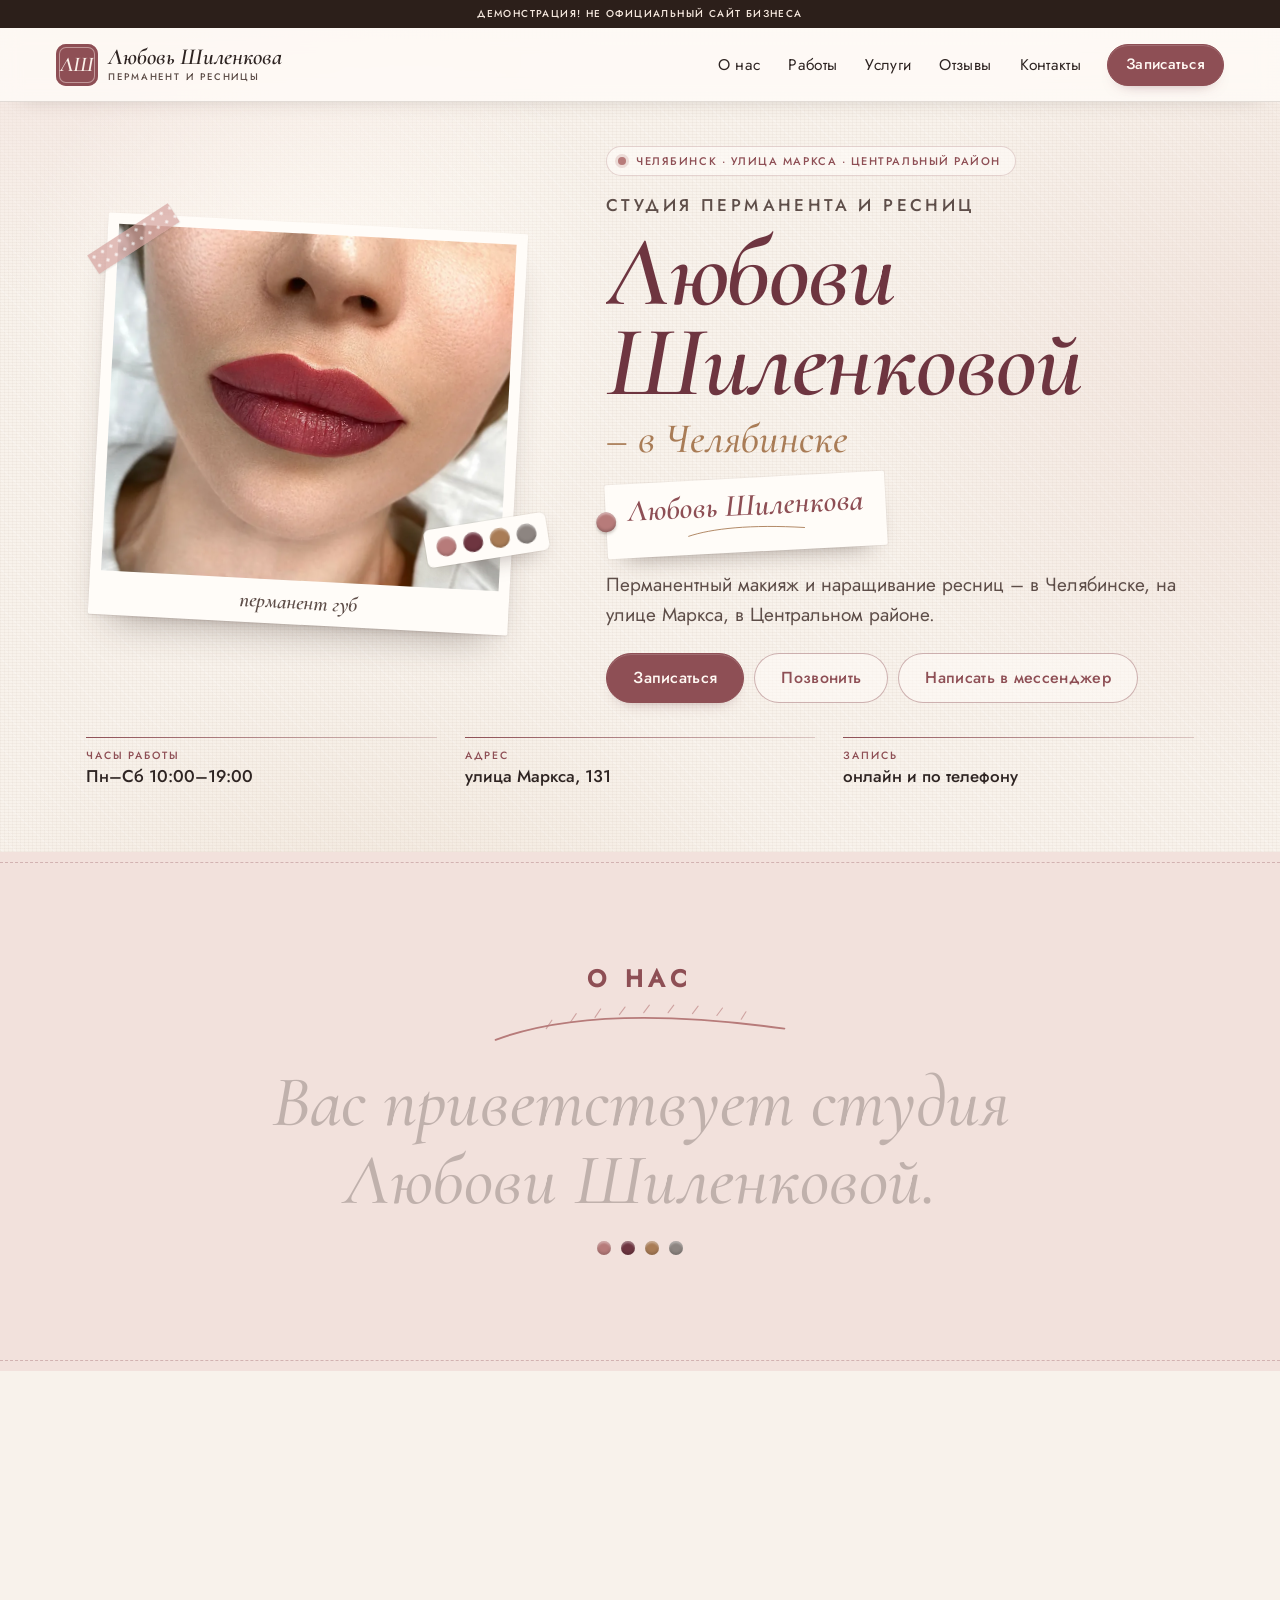
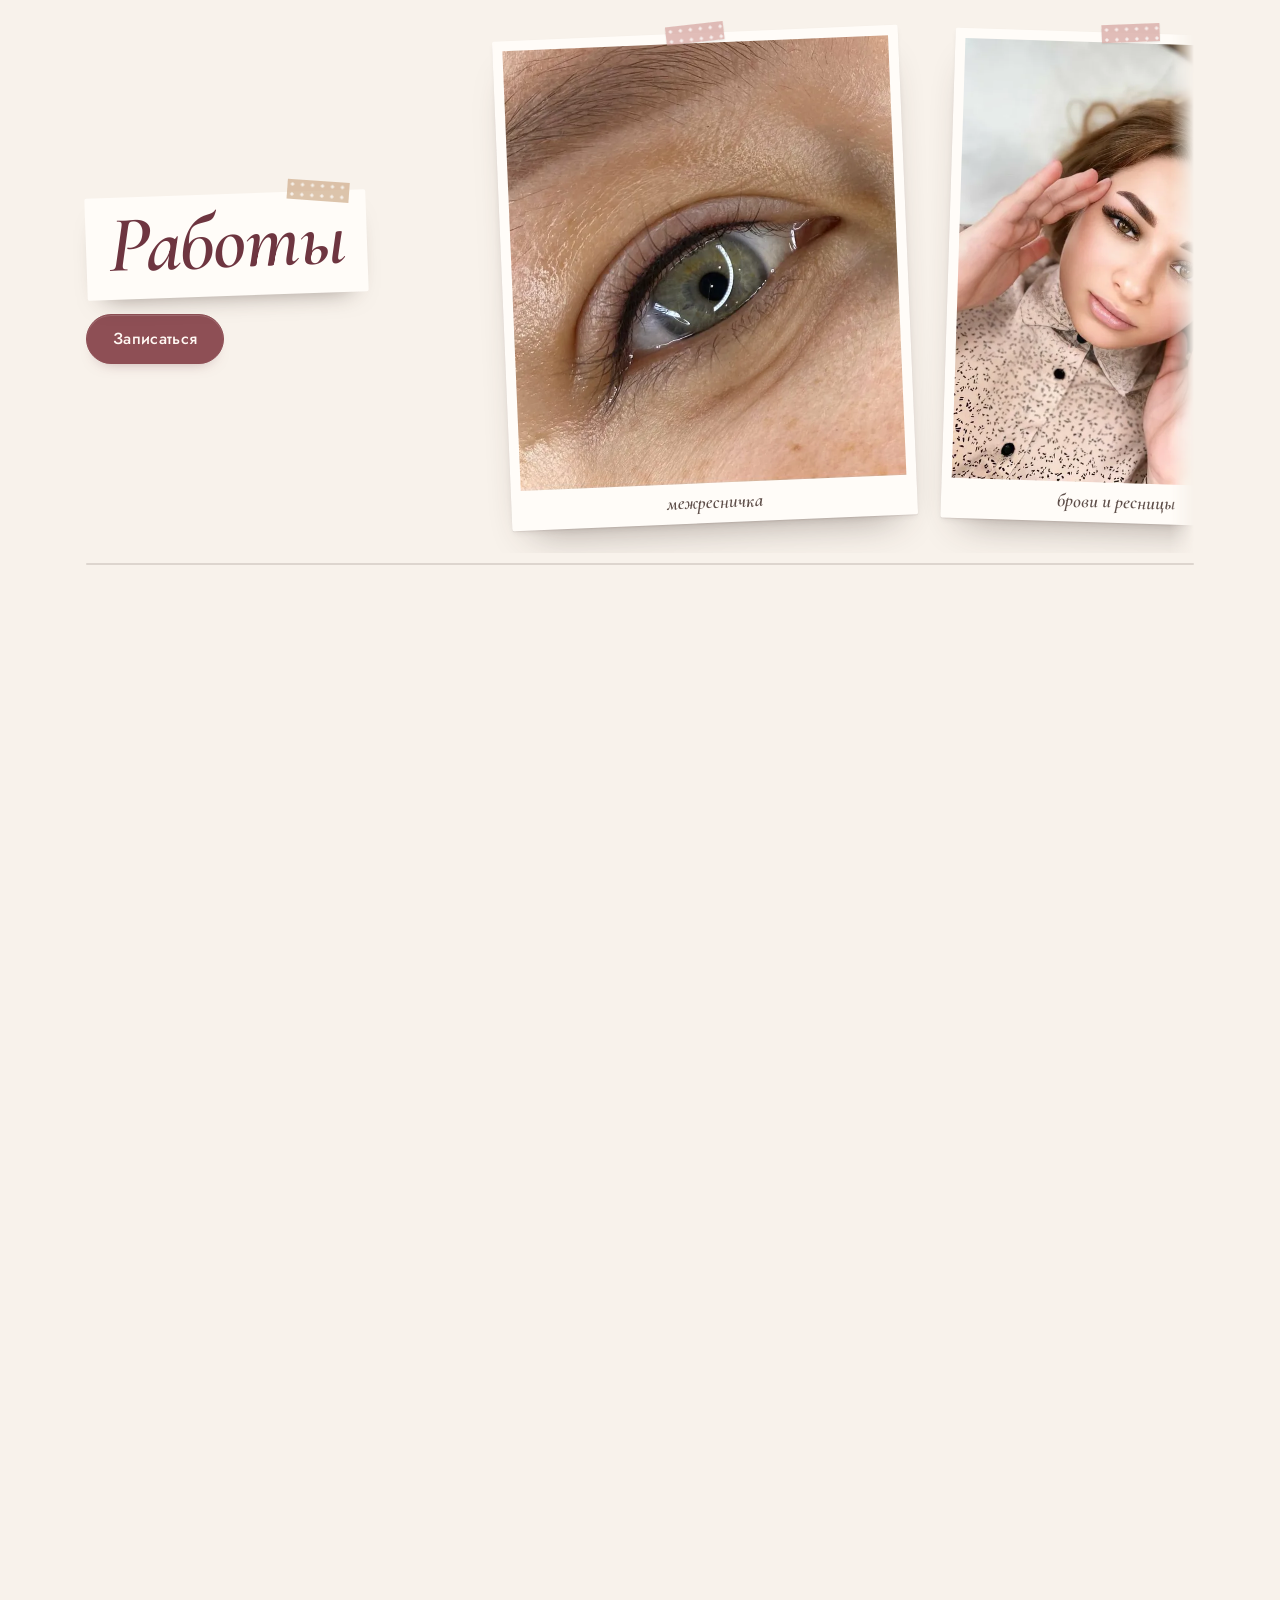
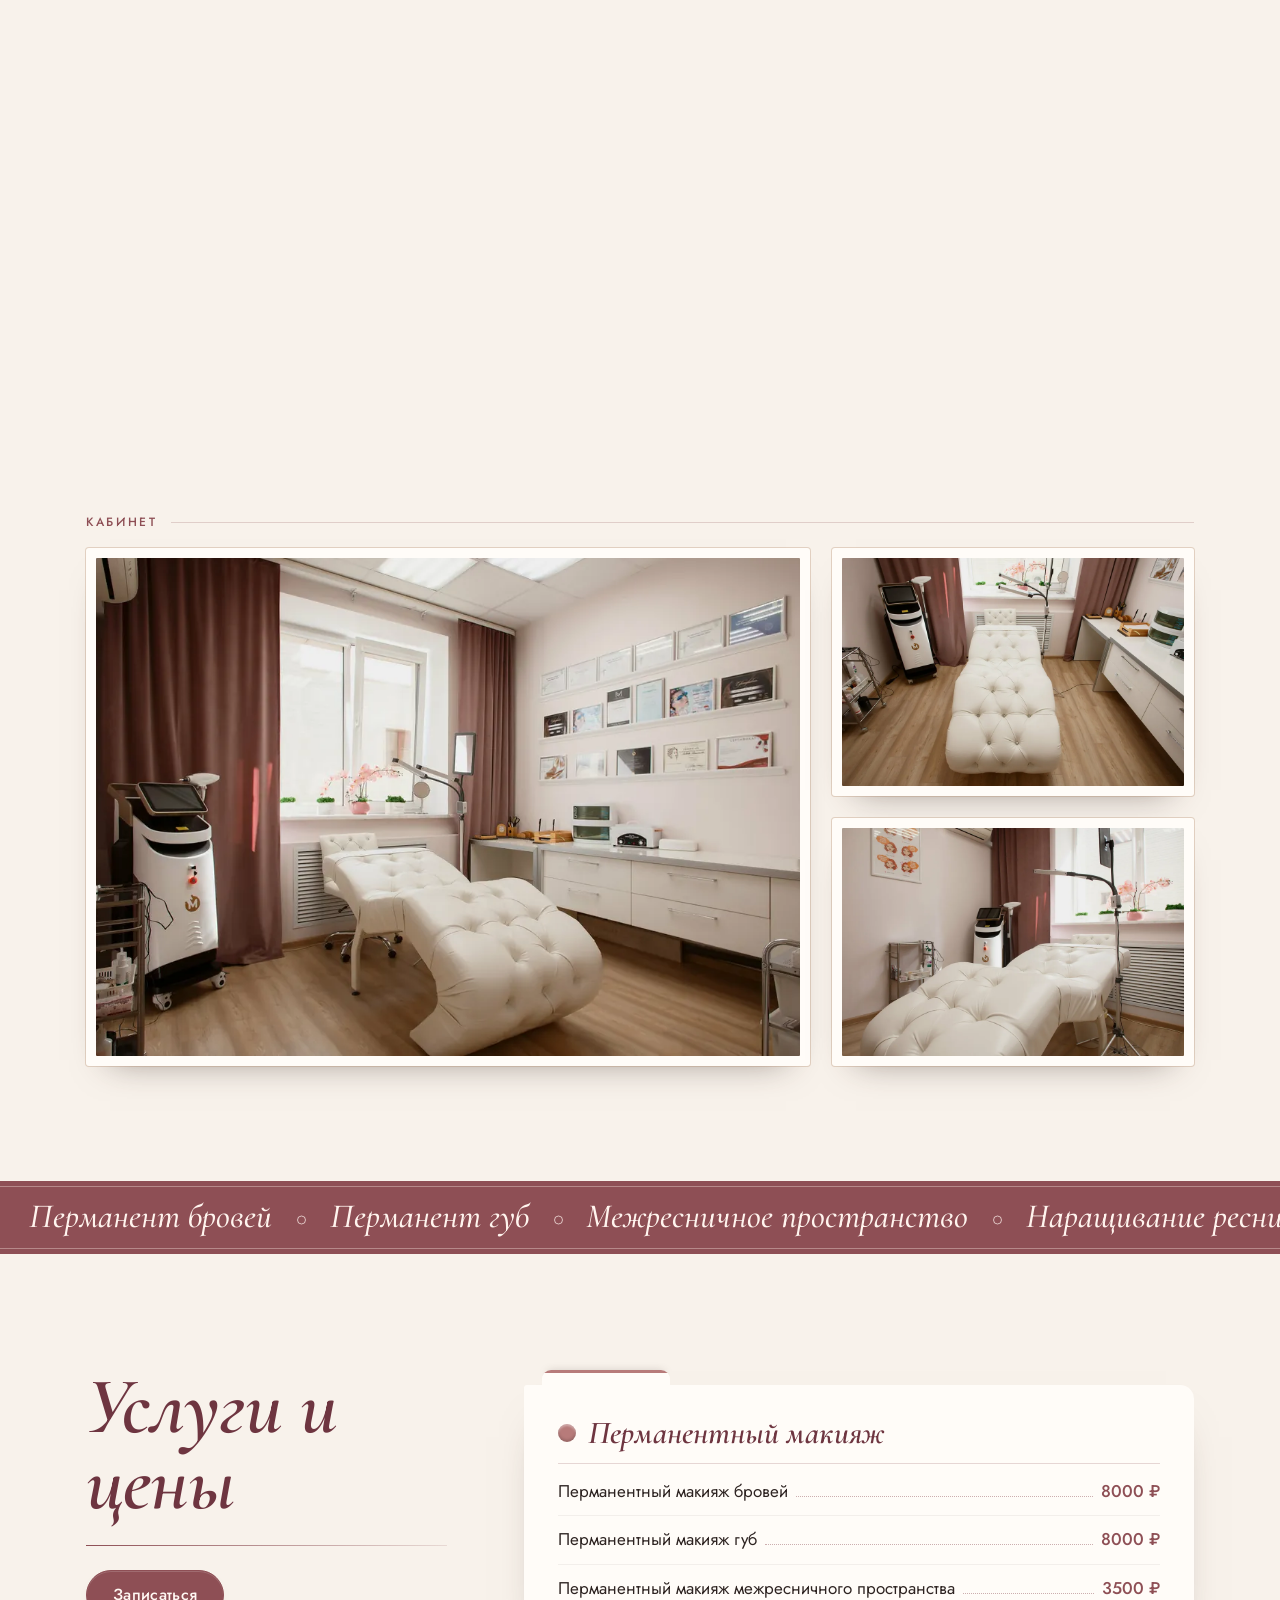
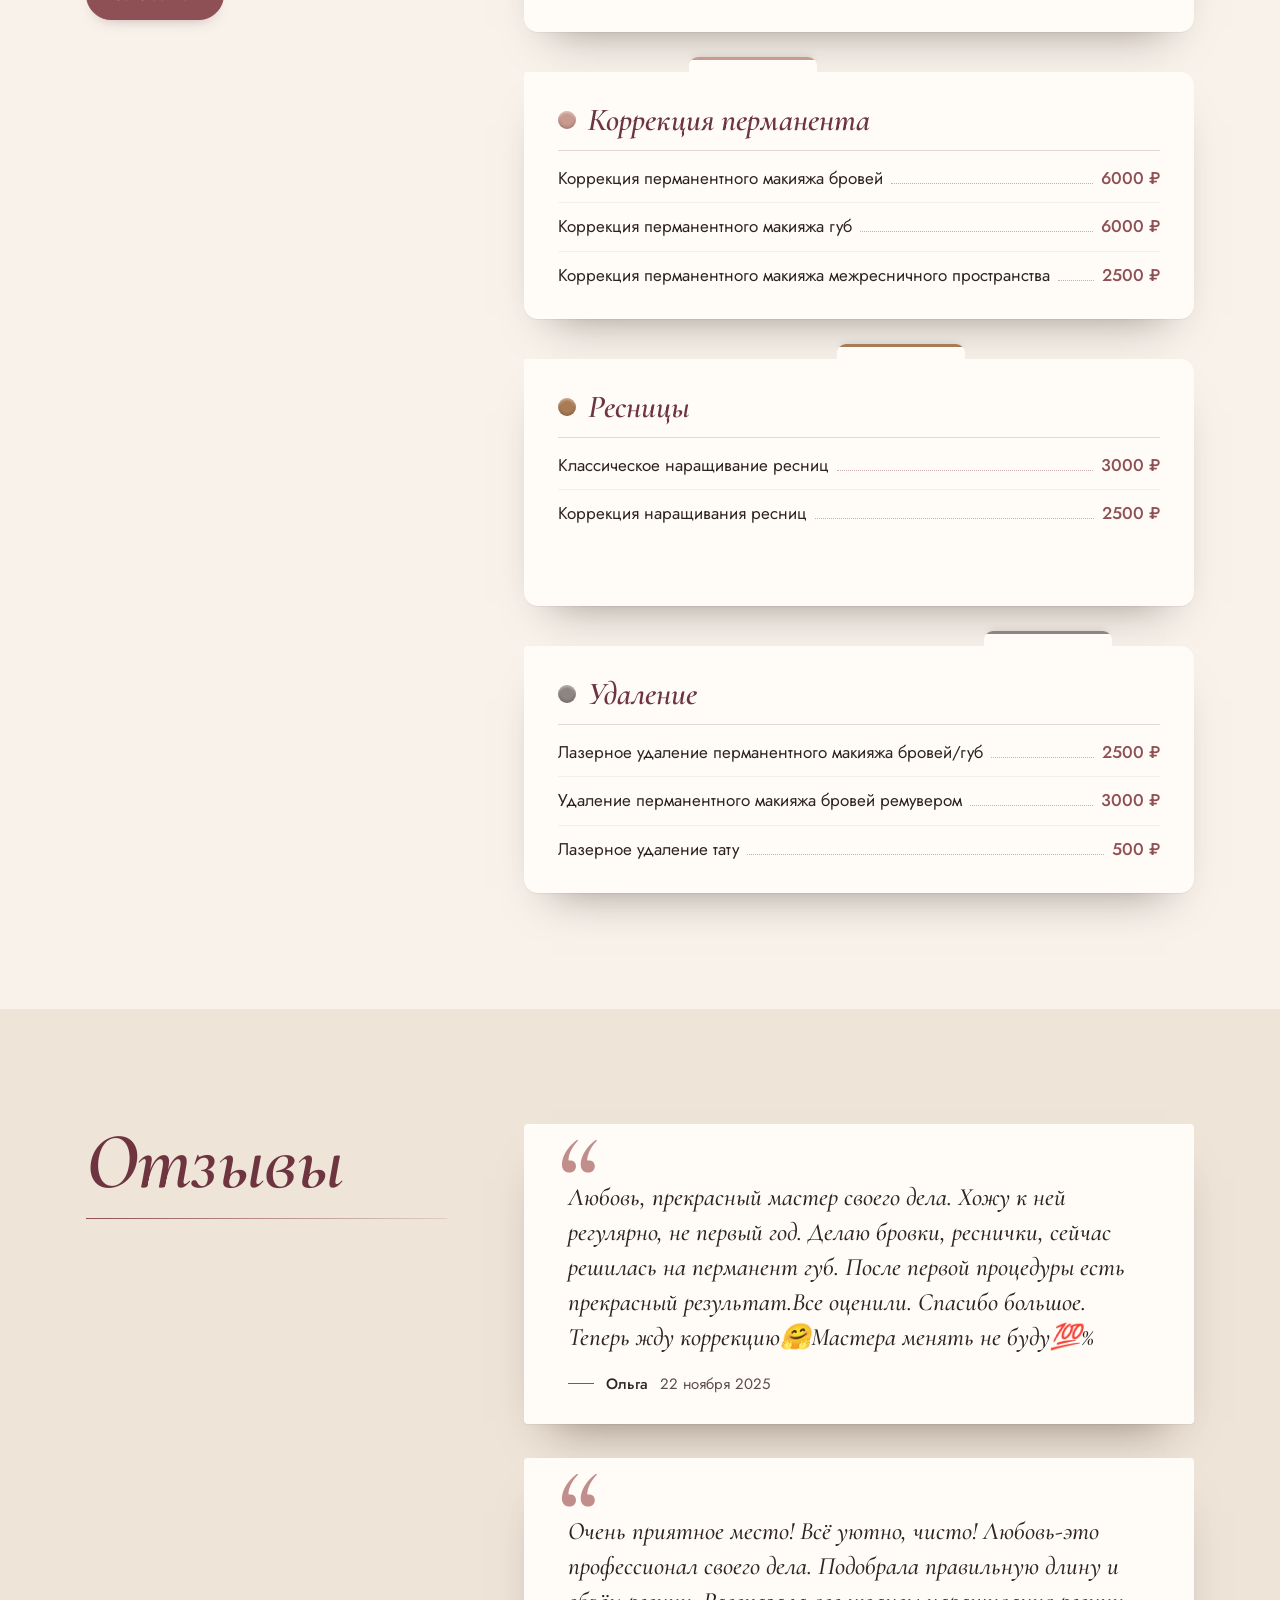
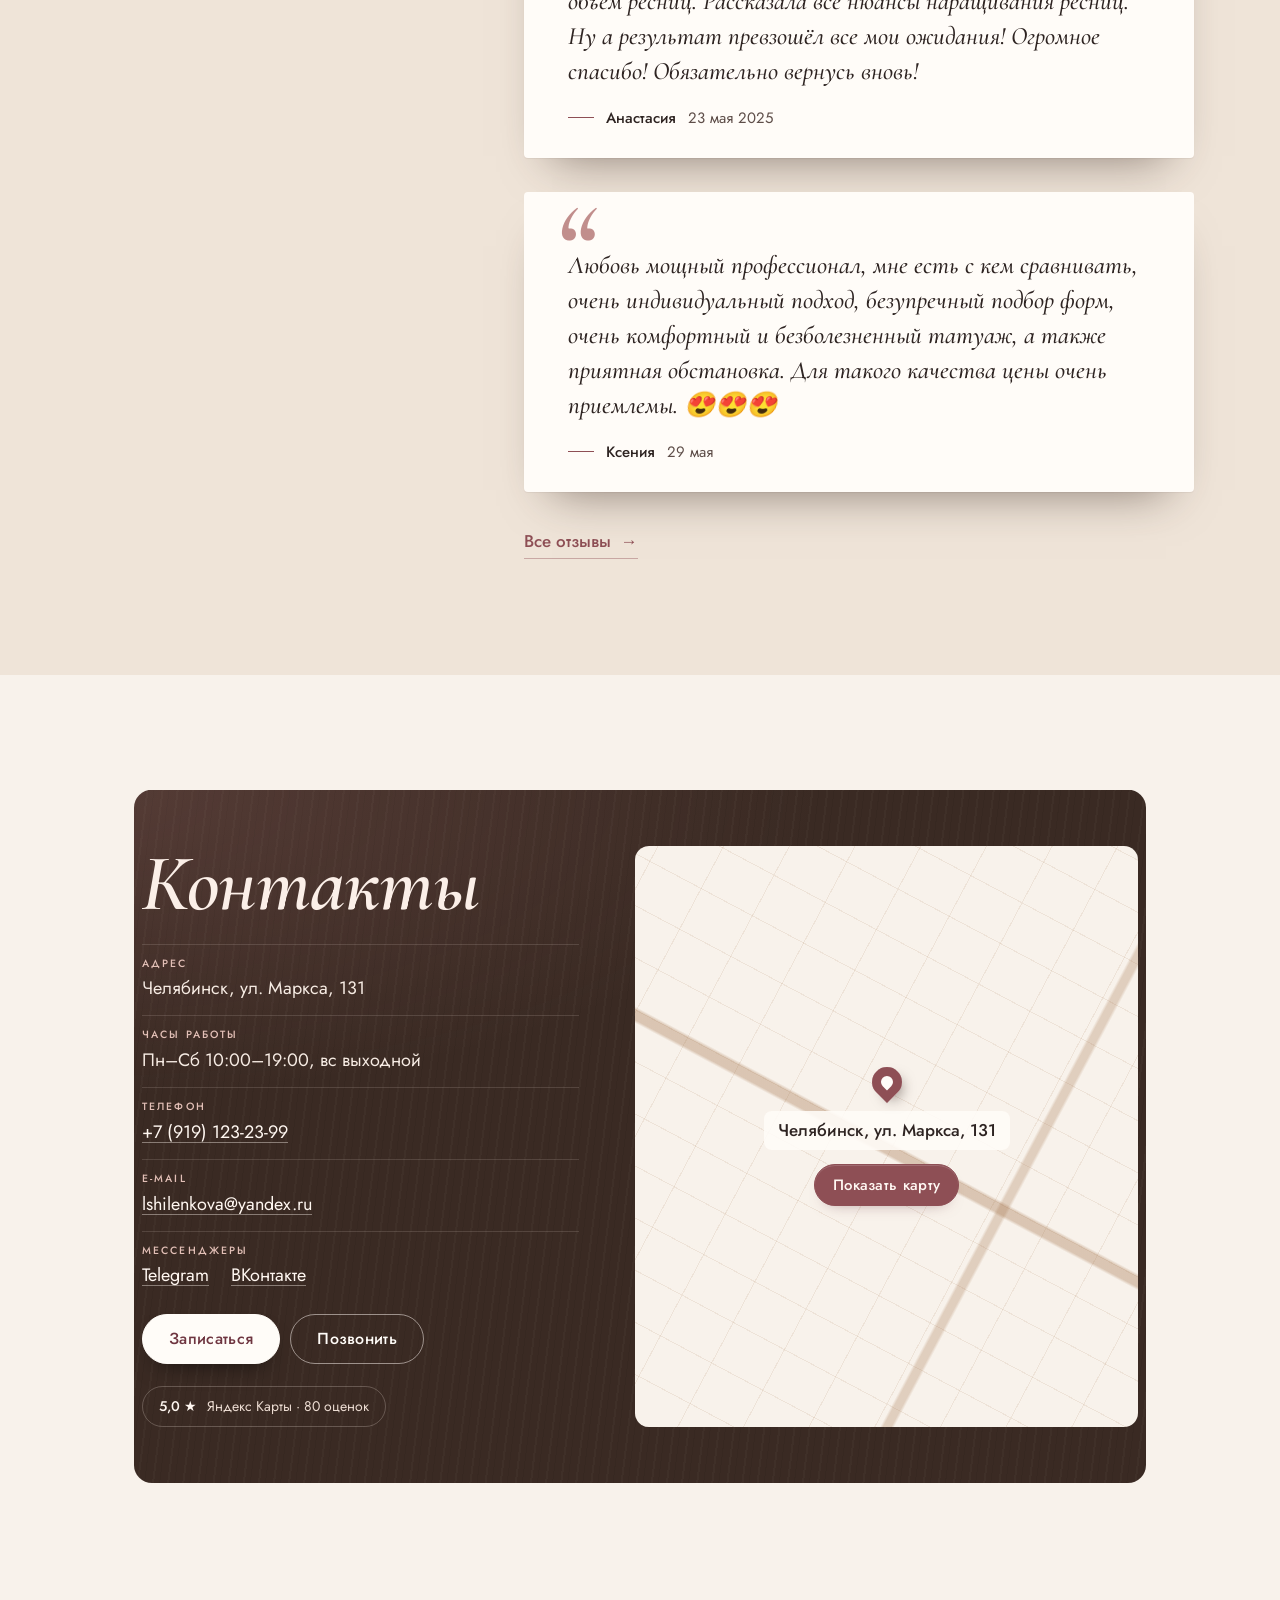
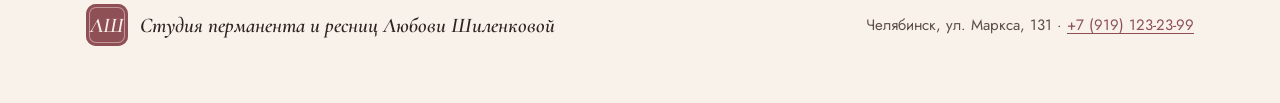
<file: index.html>
<!DOCTYPE html>
<html lang="ru">
<head>
<meta charset="utf-8">
<meta name="viewport" content="width=device-width, initial-scale=1.0">
<meta name="robots" content="noindex, nofollow">
<title>Студия перманента и ресниц Любови Шиленковой · Челябинск</title>
<meta name="description" content="Студия перманента и ресниц Любови Шиленковой · перманентный макияж бровей, губ и межресничного пространства, наращивание ресниц в Челябинске, на улице Маркса.">
<meta name="theme-color" content="#3a2a23">
<link rel="icon" sizes="any" href="logos/favicon.ico">
<link rel="icon" type="image/png" sizes="32x32" href="logos/favicon-32x32.png">
<link rel="apple-touch-icon" sizes="180x180" href="logos/apple-touch-icon.png">
<link rel="preload" href="fonts/cormorant-i600.woff2" as="font" type="font/woff2" crossorigin>
<link rel="preload" href="fonts/cormorant-i500.woff2" as="font" type="font/woff2" crossorigin>
<link rel="preload" href="fonts/jost-400.woff2" as="font" type="font/woff2" crossorigin>
<link rel="preload" href="fonts/jost-500.woff2" as="font" type="font/woff2" crossorigin>
<link rel="stylesheet" href="css/fonts.css">
<link rel="stylesheet" href="css/styles.css">
<script>(function(h){if(window.matchMedia&&matchMedia('(prefers-reduced-motion: no-preference)').matches){h.classList.add('m-on');setTimeout(function(){if(!h.classList.contains('m-ready'))h.classList.remove('m-on')},2500)}})(document.documentElement)</script>
<script src="js/board.js" defer></script>
</head>
<body>
<a class="skip" href="#main">К содержанию</a>
<div class="linen" aria-hidden="true"></div>
<div class="glow" aria-hidden="true"></div>

<div class="top" data-top>
  <p class="demo">ДЕМОНСТРАЦИЯ! НЕ ОФИЦИАЛЬНЫЙ САЙТ БИЗНЕСА</p>
  <header class="bar">
    <a class="sign" href="#top" aria-label="Студия перманента и ресниц Любови Шиленковой, в начало страницы">
      <span class="sign__mono" aria-hidden="true">ЛШ</span>
      <span class="sign__txt" aria-hidden="true"><i>Любовь Шиленкова</i><small>перманент и ресницы</small></span>
    </a>
    <nav class="nav" id="nav" aria-label="Разделы">
      <a href="#about">О нас</a>
      <a href="#works">Работы</a>
      <a href="#services">Услуги</a>
      <a href="#reviews">Отзывы</a>
      <a href="#contacts">Контакты</a>
    </nav>
    <a class="btn btn--sm bar__book" href="https://n501850.yclients.com/" target="_blank" rel="noopener">Записаться</a>
    <button class="burger" type="button" aria-expanded="false" aria-controls="nav" data-burger><span class="sr">Меню</span><i aria-hidden="true"></i></button>
  </header>
</div>
<div class="top-sp" aria-hidden="true"></div>

<main id="main">

<section class="hero" id="top" aria-labelledby="h1">
  <div class="wrap hero__in">
    <div class="hero__txt">
      <p class="brow"><span class="dot" aria-hidden="true"></span><span>Челябинск · улица Маркса<span class="brow__x"> · Центральный район</span></span></p>
      <h1 id="h1" data-rv="w" data-hero="0"><span class="h1a">Студия перманента и&nbsp;ресниц</span> <span class="h1b">Любови Шиленковой</span> <span class="h1c">– в&nbsp;Челябинске</span></h1>
      <p class="note" data-rv="note" data-hero="400"><span>Любовь Шиленкова</span><svg class="note__arc" viewBox="0 0 220 22" aria-hidden="true" focusable="false"><path d="M3 17C46 5 118 1 216 12"/></svg></p>
      <p class="lead">Перманентный макияж и наращивание ресниц – в&nbsp;Челябинске, на улице Маркса, в&nbsp;Центральном районе.</p>
      <div class="cta">
        <a class="btn" href="https://n501850.yclients.com/" target="_blank" rel="noopener">Записаться</a>
        <a class="btn btn--line" href="tel:+79191232399">Позвонить</a>
        <a class="btn btn--line" href="https://t.me/+79191232399" target="_blank" rel="noopener">Написать в мессенджер</a>
      </div>
    </div>
    <figure class="hero__pic">
      <div class="chips" aria-hidden="true" data-rv="pin" data-hero="400" style="--rot:-9deg"><i></i><i></i><i></i><i></i></div>
      <div class="tilt" data-tilt>
        <div class="pol pol--hero" data-rv="pin" data-hero="300" style="--rot:3deg">
          <img src="img/work-lips.webp" width="820" height="715" alt="Перманентный макияж губ, крупный план" fetchpriority="high">
          <span class="pol__cap" aria-hidden="true">перманент губ</span>
        </div>
      </div>
    </figure>
    <ul class="facts">
      <li><span class="ln" data-rv="line" data-hero="100"></span><small>Часы работы</small>Пн–Сб 10:00–19:00</li>
      <li><span class="ln" data-rv="line" data-hero="200"></span><small>Адрес</small>улица Маркса, 131</li>
      <li><span class="ln" data-rv="line" data-hero="300"></span><small>Запись</small>онлайн и по телефону</li>
    </ul>
  </div>
</section>

<section class="sec about" id="about" aria-labelledby="about-h">
  <div class="wrap about__in">
    <h2 class="h2 about__h" id="about-h" data-rv="w">О нас</h2>
    <svg class="arc" viewBox="0 0 320 40" aria-hidden="true" focusable="false" data-rv="arc"><path d="M6 34C70 10 170 2 314 22"/><path class="arc__hair" d="M60 22l6-9M86 15l6-9M112 10l6-9M138 7l6-8M164 5l6-8M190 5l6-8M216 6l6-8M242 8l6-8M268 12l5-8"/></svg>
    <p class="greet" data-light>Вас приветствует студия Любови Шиленковой.</p>
    <div class="chips chips--row" aria-hidden="true"><i></i><i></i><i></i><i></i></div>
  </div>
</section>

<section class="works" id="works" aria-labelledby="works-h">
  <div class="lane" data-lane="1.6">
    <div class="lane__pin">
      <div class="wrap lane__grid">
        <div class="works__note">
          <h2 class="h2 slip" id="works-h" data-rv="w">Работы</h2>
          <a class="btn" href="https://n501850.yclients.com/" target="_blank" rel="noopener" data-rv="up">Записаться</a>
        </div>
        <div class="lane__view">
          <ul class="lane__track" data-stagger>
            <li><figure class="pol" data-rv="pin" style="--rot:-2.4deg"><img src="img/work-eyeliner.webp" width="667" height="760" loading="lazy" alt="Перманентный макияж межресничного пространства, крупный план глаза"><figcaption class="pol__cap">межресничка</figcaption></figure></li>
            <li><figure class="pol" data-rv="pin" style="--rot:1.8deg"><img src="img/work-brows-lashes.webp" width="540" height="720" loading="lazy" alt="Брови и наращенные ресницы, портрет модели"><figcaption class="pol__cap">брови и ресницы</figcaption></figure></li>
            <li class="wide"><figure class="pol" data-rv="pin" style="--rot:-1.4deg"><img src="img/work-brows-before-after.webp" width="860" height="860" loading="lazy" alt="Перманентный макияж бровей: до и после, два портрета рядом"><figcaption class="pol__cap">брови: до и после</figcaption></figure></li>
            <li><figure class="pol" data-rv="pin" style="--rot:2.6deg"><img src="img/work-lashes.webp" width="544" height="690" loading="lazy" alt="Классическое наращивание ресниц, крупный план"><figcaption class="pol__cap">наращивание ресниц</figcaption></figure></li>
            <li><figure class="pol" data-rv="pin" style="--rot:-2deg"><img src="img/work-face.webp" width="618" height="720" loading="lazy" alt="Перманентный макияж губ и бровей, портрет"><figcaption class="pol__cap">губы и брови</figcaption></figure></li>
          </ul>
        </div>
      </div>
      <div class="wrap"><div class="lane__bar" aria-hidden="true"><i></i></div></div>
    </div>
  </div>
  <div class="wrap cab">
    <h3 class="cab__h">Кабинет</h3>
    <ul class="cab__grid" data-stagger>
      <li class="cab__big"><figure class="frame" data-rv="cur"><img src="img/cabinet-wide.webp" width="1000" height="666" loading="lazy" alt="Кабинет: белая кушетка, рабочий стол и стена с дипломами"></figure></li>
      <li><figure class="frame" data-rv="cur"><img src="img/cabinet-couch.webp" width="1000" height="666" loading="lazy" alt="Кушетка и аппарат в кабинете, вид сверху"></figure></li>
      <li><figure class="frame" data-rv="cur"><img src="img/cabinet-window.webp" width="1000" height="666" loading="lazy" alt="Кушетка у окна с розовыми шторами"></figure></li>
    </ul>
  </div>
</section>

<div class="run" role="presentation">
  <div class="run__t">
    <span><b>Перманент бровей</b><b>Перманент губ</b><b>Межресничное пространство</b><b>Наращивание ресниц</b><b>Коррекция</b></span>
    <span aria-hidden="true"><b>Перманент бровей</b><b>Перманент губ</b><b>Межресничное пространство</b><b>Наращивание ресниц</b><b>Коррекция</b></span>
  </div>
</div>

<section class="sec svc" id="services" aria-labelledby="svc-h">
  <div class="wrap svc__in">
    <div class="svc__head">
      <h2 class="h2" id="svc-h" data-rv="w">Услуги и цены</h2>
      <span class="rule" data-rv="line"></span>
      <a class="btn" href="https://n501850.yclients.com/" target="_blank" rel="noopener" data-rv="up">Записаться</a>
    </div>
    <ul class="deck" data-equal>
      <li class="card" style="--t:0">
        <h3><span class="sw" style="--c:#b77b7a" aria-hidden="true"></span>Перманентный макияж</h3>
        <ul class="price">
          <li><span>Перманентный макияж бровей</span><b>8000 ₽</b></li>
          <li><span>Перманентный макияж губ</span><b>8000 ₽</b></li>
          <li><span>Перманентный макияж межресничного пространства</span><b>3500 ₽</b></li>
        </ul>
      </li>
      <li class="card" style="--t:1">
        <h3><span class="sw" style="--c:#c99a8f" aria-hidden="true"></span>Коррекция перманента</h3>
        <ul class="price">
          <li><span>Коррекция перманентного макияжа бровей</span><b>6000 ₽</b></li>
          <li><span>Коррекция перманентного макияжа губ</span><b>6000 ₽</b></li>
          <li><span>Коррекция перманентного макияжа межресничного пространства</span><b>2500 ₽</b></li>
        </ul>
      </li>
      <li class="card" style="--t:2">
        <h3><span class="sw" style="--c:#a97c56" aria-hidden="true"></span>Ресницы</h3>
        <ul class="price">
          <li><span>Классическое наращивание ресниц</span><b>3000 ₽</b></li>
          <li><span>Коррекция наращивания ресниц</span><b>2500 ₽</b></li>
        </ul>
      </li>
      <li class="card" style="--t:3">
        <h3><span class="sw" style="--c:#8d8581" aria-hidden="true"></span>Удаление</h3>
        <ul class="price">
          <li><span>Лазерное удаление перманентного макияжа бровей/губ</span><b>2500 ₽</b></li>
          <li><span>Удаление перманентного макияжа бровей ремувером</span><b>3000 ₽</b></li>
          <li><span>Лазерное удаление тату</span><b>500 ₽</b></li>
        </ul>
      </li>
    </ul>
  </div>
</section>

<section class="sec rev" id="reviews" aria-labelledby="rev-h">
  <div class="wrap rev__in">
    <div class="rev__head">
      <h2 class="h2" id="rev-h" data-rv="w">Отзывы</h2>
      <span class="rule" data-rv="line"></span>
    </div>
    <div class="quotes" data-equal>
      <article class="q" style="--k:0">
        <blockquote>Любовь, прекрасный мастер своего дела. Хожу к ней регулярно, не первый год. Делаю бровки, реснички, сейчас решилась на перманент губ. После первой процедуры есть прекрасный результат.Все оценили. Спасибо большое. Теперь жду коррекцию🤗Мастера менять не буду💯%</blockquote>
        <footer><b>Ольга</b><time datetime="2025-11-22">22 ноября 2025</time></footer>
      </article>
      <article class="q" style="--k:1">
        <blockquote>Очень приятное место! Всё уютно, чисто! Любовь-это профессионал своего дела. Подобрала правильную длину и объём ресниц. Рассказала все нюансы наращивания ресниц. Ну а результат превзошёл все мои ожидания! Огромное спасибо! Обязательно вернусь вновь!</blockquote>
        <footer><b>Анастасия</b><time datetime="2025-05-23">23 мая 2025</time></footer>
      </article>
      <article class="q" style="--k:2">
        <blockquote>Любовь мощный профессионал, мне есть с кем сравнивать, очень индивидуальный подход, безупречный подбор форм, очень комфортный и безболезненный татуаж, а также приятная обстановка. Для такого качества цены очень приемлемы. 😍😍😍</blockquote>
        <footer><b>Ксения</b><span>29 мая</span></footer>
      </article>
    </div>
    <p class="rev__all"><a href="https://yandex.ru/maps/org/31362905163/reviews/" target="_blank" rel="noopener">Все отзывы</a></p>
  </div>
</section>

<section class="con" id="contacts" aria-labelledby="con-h">
  <div class="wrap">
    <div class="oak" data-panel>
      <div class="con__in">
        <div class="con__info">
          <h2 class="h2" id="con-h" data-rv="w">Контакты</h2>
          <dl class="con__dl">
            <div><dt>Адрес</dt><dd><address>Челябинск, ул. Маркса, 131</address></dd></div>
            <div><dt>Часы работы</dt><dd>Пн–Сб 10:00–19:00, вс выходной</dd></div>
            <div><dt>Телефон</dt><dd><a href="tel:+79191232399">+7 (919) 123-23-99</a></dd></div>
            <div><dt>E-mail</dt><dd><a href="mailto:lshilenkova@yandex.ru">lshilenkova@yandex.ru</a></dd></div>
            <div><dt>Мессенджеры</dt><dd class="con__msg"><a href="https://t.me/+79191232399" target="_blank" rel="noopener">Telegram</a><a href="https://vk.ru/shilenkovabeauty" target="_blank" rel="noopener">ВКонтакте</a></dd></div>
          </dl>
          <div class="cta">
            <a class="btn btn--cream" href="https://n501850.yclients.com/" target="_blank" rel="noopener">Записаться</a>
            <a class="btn btn--ghost" href="tel:+79191232399">Позвонить</a>
          </div>
          <p class="badge"><b>5,0&nbsp;★</b><span>Яндекс Карты · 80 оценок</span></p>
        </div>
        <div class="map" data-map="https://yandex.ru/map-widget/v1/?oid=31362905163&amp;ol=biz&amp;z=17" data-title="Студия на карте">
          <div class="map__ph">
            <span class="map__pin" aria-hidden="true"></span>
            <p>Челябинск, ул. Маркса, 131</p>
            <button class="btn btn--sm" type="button">Показать карту</button>
          </div>
        </div>
      </div>
    </div>
  </div>
</section>

</main>

<footer class="ft">
  <div class="wrap ft__in">
    <p class="ft__name"><span class="sign__mono" aria-hidden="true">ЛШ</span><span>Студия перманента и&nbsp;ресниц Любови Шиленковой</span></p>
    <p>Челябинск, ул. Маркса, 131 · <a href="tel:+79191232399">+7 (919) 123-23-99</a></p>
  </div>
</footer>
</body>
</html>
</file>
<file: css/fonts.css>
@font-face{font-family:"Cormorant Garamond";font-style:italic;font-weight:500;font-display:swap;src:url(../fonts/cormorant-i500.woff2) format("woff2")}
@font-face{font-family:"Cormorant Garamond";font-style:italic;font-weight:600;font-display:swap;src:url(../fonts/cormorant-i600.woff2) format("woff2")}
@font-face{font-family:"Jost";font-style:normal;font-weight:400;font-display:swap;src:url(../fonts/jost-400.woff2) format("woff2")}
@font-face{font-family:"Jost";font-style:normal;font-weight:500;font-display:swap;src:url(../fonts/jost-500.woff2) format("woff2")}
</file>
<file: css/styles.css>
/* Студия перманента и ресниц Любови Шиленковой · «Доска» (T3) · льняная доска и пигментная карта */
:root{
  --cream:#f8f2eb;--paper:#fffcf8;--blush:#f2e1dc;--blush-2:#e8cdc5;--beige:#efe4d8;
  --rose:#b77b7a;--rose-d:#8e4f55;--wine:#6e3540;--oak:#a97c56;--oak-l:#c9a47f;--oak-d:#3a2a23;--oak-dd:#2c1f1a;
  --ink:#2e2422;--muted:#5e4e49;--line:rgba(142,79,85,.22);--hair:rgba(58,42,35,.14);
  --e:cubic-bezier(.16,1,.3,1);--pin:cubic-bezier(.34,1.5,.64,1);
  --top-h:94px;--pad:clamp(18px,5vw,56px);--sec:clamp(56px,9vw,120px);
  --serif:"Cormorant Garamond","Cormorant",Georgia,"Times New Roman",serif;
  --sans:"Jost","Futura","Century Gothic",Arial,sans-serif;
  --sh-pol:0 1px 1px rgba(58,42,35,.08),0 3px 6px -2px rgba(58,42,35,.1),0 22px 40px -22px rgba(58,42,35,.45);
}
*,*::before,*::after{box-sizing:border-box}
html,body{overflow-x:clip}
html{scroll-behavior:smooth;-webkit-text-size-adjust:100%;text-size-adjust:100%}
@media (prefers-reduced-motion:reduce){html{scroll-behavior:auto}}
body{margin:0;font:400 17px/1.62 var(--sans);color:var(--ink);background:var(--cream);-webkit-font-smoothing:antialiased;text-rendering:optimizeLegibility}
img,svg{display:block;max-width:100%}
img{height:auto}
a{color:inherit}
h1,h2,h3,p,ul,dl,dd,figure,blockquote{margin:0}
ul{padding:0;list-style:none}
h1,h2,h3{font-weight:500;line-height:1.05}
:focus-visible{outline:2px solid var(--wine);outline-offset:3px;border-radius:6px}
.sr{position:absolute!important;width:1px;height:1px;overflow:hidden;clip-path:inset(50%);white-space:nowrap}
.skip{position:fixed;left:12px;top:-80px;z-index:100;padding:10px 16px;border-radius:10px;background:var(--oak-d);color:var(--paper);text-decoration:none}
.skip:focus{top:calc(var(--top-h) + 10px)}
.wrap{width:100%;max-width:1220px;margin-inline:auto;padding-inline:var(--pad)}
[id]{scroll-margin-top:calc(var(--top-h) + 14px)}

/* board: warm linen on a fixed layer, light spot on its own layer */
.linen{position:fixed;inset:0 0 auto;height:100lvh;z-index:-2;pointer-events:none;background:
  radial-gradient(70vmax 46vmax at 6% -8%,rgba(242,225,220,.95),transparent 62%),
  radial-gradient(60vmax 50vmax at 104% 42%,rgba(232,205,197,.42),transparent 64%),
  radial-gradient(50vmax 40vmax at 30% 112%,rgba(201,164,127,.16),transparent 70%),
  repeating-linear-gradient(0deg,rgba(110,72,52,.04) 0 1px,transparent 1px 3px),
  repeating-linear-gradient(90deg,rgba(110,72,52,.032) 0 1px,transparent 1px 4px),
  repeating-linear-gradient(45deg,rgba(255,255,255,.18) 0 1px,transparent 1px 9px),
  var(--cream)}
.glow{position:fixed;left:0;top:0;width:640px;height:640px;z-index:-1;pointer-events:none;border-radius:50%;
  background:radial-gradient(closest-side,rgba(255,250,244,.85),rgba(255,250,244,0));opacity:0;transition:opacity .8s}
.glow.on{opacity:1}

/* buttons */
.btn{display:inline-flex;align-items:center;justify-content:center;min-height:50px;padding:0 26px;border-radius:999px;border:1.5px solid var(--rose-d);
  background:var(--rose-d);color:#fff8f3;font:500 16px/1.15 var(--sans);letter-spacing:.02em;text-decoration:none;text-align:center;cursor:pointer;
  box-shadow:0 1px 0 rgba(255,255,255,.16) inset,0 8px 16px -12px rgba(110,53,64,.6);transition:background-color .35s var(--e),border-color .35s var(--e),color .35s var(--e),box-shadow .35s var(--e)}
.btn:hover{background:var(--wine);border-color:var(--wine);box-shadow:0 1px 0 rgba(255,255,255,.16) inset,0 12px 20px -12px rgba(110,53,64,.7)}
.btn--sm{min-height:42px;padding:0 18px;font-size:15px}
.btn--line{background:rgba(255,252,248,.55);color:var(--rose-d);border-color:rgba(142,79,85,.42);box-shadow:none}
.btn--line:hover{background:var(--rose-d);color:#fff8f3;border-color:var(--rose-d);box-shadow:none}
.btn--cream{background:var(--paper);border-color:var(--paper);color:var(--wine);box-shadow:0 12px 24px -14px rgba(0,0,0,.7)}
.btn--cream:hover{background:var(--blush);border-color:var(--blush);color:var(--wine)}
.btn--ghost{background:transparent;color:var(--paper);border-color:rgba(255,248,243,.5);box-shadow:none}
.btn--ghost:hover{background:rgba(255,248,243,.1);border-color:var(--paper);box-shadow:none}
.cta{display:flex;flex-wrap:wrap;gap:10px}

/* demo strip + header, fixed together */
.top{position:fixed;inset:0 0 auto;z-index:60}
.top-sp{height:var(--top-h)}
.demo{display:flex;align-items:center;justify-content:center;min-height:28px;padding:5px 12px;background:var(--oak-dd);color:#f3e6dc;
  font:500 10px/1.25 var(--sans);letter-spacing:.14em;text-align:center}
@media (max-width:359px){.demo{font-size:9px;letter-spacing:.08em}}
.bar{position:relative;display:flex;align-items:center;gap:12px;height:64px;padding-inline:var(--pad);background:rgba(255,252,248,.94);border-bottom:1px solid var(--hair);
  box-shadow:0 10px 24px -22px rgba(58,42,35,.5)}
@supports (backdrop-filter:blur(8px)){@media (min-width:700px){.bar{background:rgba(255,252,248,.82);backdrop-filter:saturate(1.2) blur(10px)}}}
.sign{display:flex;align-items:center;gap:10px;margin-right:auto;min-width:0;text-decoration:none;color:var(--ink)}
.sign__mono{display:inline-grid;place-items:center;flex:none;width:38px;height:38px;border-radius:10px;background:var(--rose-d);color:#fbf1ea;
  font:600 italic 19px/1 var(--serif);letter-spacing:.02em;box-shadow:inset 0 0 0 3px var(--rose-d),inset 0 0 0 4px rgba(255,240,234,.45)}
.sign__txt{display:grid;min-width:0}
.sign__txt i{font:600 italic 21px/1.05 var(--serif);white-space:nowrap;color:var(--ink)}
.sign__txt small{font:500 9.5px/1.3 var(--sans);letter-spacing:.2em;text-transform:uppercase;color:var(--muted);white-space:nowrap;margin-top:2px}
.burger{display:grid;place-items:center;flex:none;width:44px;height:44px;padding:0;border:1px solid var(--line);border-radius:50%;background:var(--paper);cursor:pointer}
.burger i,.burger i::before,.burger i::after{display:block;width:18px;height:1.6px;border-radius:2px;background:var(--rose-d);transition:transform .35s var(--e),background-color .2s}
.burger i{position:relative}
.burger i::before,.burger i::after{content:"";position:absolute;left:0}
.burger i::before{top:-6px}.burger i::after{top:6px}
.menu-open .burger i{background:transparent}
.menu-open .burger i::before{transform:translateY(6px) rotate(45deg)}
.menu-open .burger i::after{transform:translateY(-6px) rotate(-45deg)}
@media (max-width:999px){
  .nav{position:fixed;left:0;right:0;top:var(--top-h);display:flex;flex-direction:column;padding:6px var(--pad) 22px;background:var(--paper);
    border-bottom:1px solid var(--hair);box-shadow:0 24px 40px -24px rgba(58,42,35,.45);visibility:hidden;opacity:0;translate:0 -10px;
    transition:opacity .25s,translate .3s var(--e),visibility 0s .3s}
  .menu-open .nav{visibility:visible;opacity:1;translate:0 0;transition:opacity .25s,translate .3s var(--e)}
  .nav a{display:flex;align-items:center;gap:14px;padding:13px 0;border-bottom:1px solid var(--hair);font:500 italic 27px/1.15 var(--serif);color:var(--rose-d);text-decoration:none}
  .nav a::before{content:"";width:9px;height:9px;border-radius:50%;background:var(--rose);box-shadow:0 0 0 3px var(--blush)}
  .nav a:last-child{border-bottom:0}
}
@media (max-width:559px){.brow__x{display:none}}
@media (max-width:439px){.sign__mono{display:none}.sign__txt small{display:none}.bar{gap:8px}.bar__book{padding:0 15px;font-size:14.5px}}
@media (max-width:374px){.sign__txt i{white-space:normal;width:min-content;font-size:20px;line-height:.98}}
@media (max-width:359px){.bar__book{padding:0 13px;font-size:14px}.burger{width:42px;height:42px}}
@media (min-width:1000px){
  .bar{height:74px}
  .burger{display:none}
  .nav{display:flex;gap:clamp(18px,2.2vw,34px);margin-right:14px}
  .nav a{position:relative;padding:8px 0;font-size:15.5px;letter-spacing:.02em;text-decoration:none;color:var(--ink)}
  .nav a::after{content:"";position:absolute;left:50%;bottom:2px;width:5px;height:5px;border-radius:50%;background:var(--rose);translate:-50% 0;scale:0;transition:scale .35s var(--pin)}
  .nav a:hover{color:var(--rose-d)}
  .nav a:hover::after{scale:1}
  .sign__mono{width:42px;height:42px;font-size:21px}
  .sign__txt i{font-size:23px}
}

/* motion: hidden "before" states only under m-on; CSS default is the final state */
.w{display:inline-block;overflow:clip;padding-bottom:.16em;margin-bottom:-.16em;vertical-align:top}
.wi{display:inline-block;transition:translate 1s var(--e)}
h2 .wi{transition-duration:.9s}
html.m-on [data-rv="w"]:not(.in) .wi{translate:0 110%}
html.m-on h1[data-rv="w"]:not(.in):not(:has(.w)){opacity:.001}
[data-rv="up"]{transition:opacity 1s var(--e),translate 1s var(--e);transition-delay:calc(var(--i,0) * 70ms)}
html.m-on [data-rv="up"]:not(.in){opacity:0;translate:0 40px}
[data-rv="line"]{transform-origin:0 50%;transition:scale 1.1s var(--e)}
html.m-on [data-rv="line"]:not(.in){scale:0 1}
[data-rv="pin"]{rotate:var(--rot,0deg);transition:rotate 1s var(--pin),translate 1s var(--pin),opacity .5s var(--e);transition-delay:calc(var(--i,0) * 80ms)}
html.m-on [data-rv="pin"]:not(.in){rotate:0deg;translate:0 30px}
[data-rv="note"]{transition:rotate .9s var(--pin),translate .9s var(--e),opacity .6s var(--e)}
html.m-on [data-rv="note"]:not(.in){opacity:0;translate:0 14px;rotate:0deg}
[data-rv="arc"]{transition:clip-path 1.3s var(--e)}
html.m-on [data-rv="arc"]:not(.in){clip-path:inset(0 100% 0 0)}
[data-rv="cur"]{transition:clip-path 1.1s var(--e);transition-delay:calc(var(--i,0) * 90ms)}
[data-rv="cur"] img{transition:scale 1.4s var(--e);transition-delay:calc(var(--i,0) * 90ms)}
html.m-on [data-rv="cur"]:not(.in){clip-path:inset(0 0 100% 0)}
html.m-on [data-rv="cur"]:not(.in) img{scale:1.1}
[data-rv="cur"].done{clip-path:none}
[data-rv="cur"].done img{scale:none}
.lw{transition:opacity .25s linear}
.lead-line [data-rv="up"]{transition-delay:calc(var(--i,0) * 70ms + 200ms)}

/* polaroid + washi tape */
.pol{position:relative;background:var(--paper);padding:9px 9px 38px;border-radius:2px;box-shadow:var(--sh-pol)}
.pol img{width:100%}
.pol::before{content:"";position:absolute;left:50%;top:-11px;width:78px;height:22px;translate:-50% 0;rotate:-4deg;z-index:2;opacity:.92;
  background:radial-gradient(circle at 5px 5px,rgba(255,255,255,.75) 1.4px,transparent 1.8px) 0 0/10px 10px,rgba(214,166,160,.78);
  box-shadow:0 1px 2px rgba(58,42,35,.12)}
.pol__cap{position:absolute;left:10px;right:10px;bottom:7px;font:600 italic 18px/1.2 var(--serif);color:var(--muted);text-align:center;white-space:nowrap;overflow:hidden;text-overflow:ellipsis}

/* pigment chips: a small swatch card */
.chips{display:flex;gap:7px;padding:9px 11px;background:var(--paper);border-radius:6px;box-shadow:0 10px 22px -12px rgba(58,42,35,.5),0 0 0 1px rgba(58,42,35,.05)}
.chips i{width:20px;height:20px;border-radius:50%;box-shadow:inset 0 -2px 3px rgba(0,0,0,.16),inset 0 2px 2px rgba(255,255,255,.35)}
.chips i:nth-child(1){background:var(--rose)}.chips i:nth-child(2){background:var(--wine)}.chips i:nth-child(3){background:var(--oak)}.chips i:nth-child(4){background:#8d8581}

/* HERO: visit board */
.hero{padding-block:clamp(26px,5vw,64px) clamp(40px,6vw,80px)}
.hero__in{display:grid;gap:26px;grid-template-areas:"txt" "pic" "facts"}
.hero__txt{grid-area:txt;min-width:0}
.brow{display:inline-flex;align-items:center;gap:10px;padding:7px 14px 7px 11px;border:1px solid var(--line);border-radius:999px;background:rgba(255,252,248,.6);font:500 11px/1.35 var(--sans);letter-spacing:.14em;text-transform:uppercase;color:var(--rose-d)}
.dot{flex:none;width:8px;height:8px;border-radius:50%;background:var(--rose);box-shadow:0 0 0 3px rgba(183,123,122,.22)}
.hero h1{margin-top:22px}
.h1a{display:block;font:500 clamp(14px,1.6vw,17px)/1.4 var(--sans);letter-spacing:.2em;text-transform:uppercase;color:var(--muted)}
.h1b{display:block;margin-top:.1em;font:600 italic clamp(52px,16.2vw,100px)/.9 var(--serif);letter-spacing:-.015em;color:var(--wine)}
.h1c{display:block;margin-top:.18em;font:500 italic clamp(27px,5.4vw,42px)/1.1 var(--serif);color:var(--oak)}
.note{position:relative;display:inline-block;margin-top:22px;padding:10px 22px 16px;background:var(--paper);rotate:-3deg;border-radius:2px;
  box-shadow:0 14px 26px -18px rgba(58,42,35,.6),0 0 0 1px rgba(58,42,35,.04);font:600 italic clamp(24px,4.4vw,31px)/1.1 var(--serif);color:var(--rose-d)}
.note::before{content:"";position:absolute;left:-10px;top:50%;width:20px;height:20px;translate:0 -50%;border-radius:50%;background:var(--rose);
  box-shadow:inset 0 -2px 3px rgba(0,0,0,.2),inset 0 2px 2px rgba(255,255,255,.4),0 2px 3px rgba(58,42,35,.25)}
.note__arc{width:100%;height:12px;margin-top:2px;overflow:visible}
.note__arc path{fill:none;stroke:var(--oak);stroke-width:1.6;stroke-linecap:round}
.hero .lead{margin-top:22px;max-width:31em;font-size:clamp(17px,1.5vw,19px);line-height:1.6;color:var(--muted)}
.hero .cta{margin-top:24px}
.hero__pic{grid-area:pic;position:relative;justify-self:center;width:min(82vw,380px);margin:8px 0 0}
.tilt{transition:transform .6s var(--e);will-change:transform}
.pol--hero{padding:11px 11px 44px}
.pol--hero .pol__cap{bottom:10px;font-size:21px}
.pol--hero::before{left:auto;right:-20px;top:14px;translate:0 0;rotate:38deg;width:96px}
.hero__pic .chips{position:absolute;left:-12px;bottom:56px;z-index:3}
.facts{grid-area:facts;display:grid;gap:14px}
.facts li{position:relative;padding-top:12px;font:500 17px/1.35 var(--sans);color:var(--ink)}
.facts small{display:block;margin-bottom:3px;font:500 10.5px/1.3 var(--sans);letter-spacing:.18em;text-transform:uppercase;color:var(--rose-d)}
.facts .ln{position:absolute;left:0;top:0;width:100%;height:1px;background:linear-gradient(90deg,var(--rose-d),rgba(142,79,85,.25))}
@media (min-width:600px){.facts{grid-template-columns:repeat(3,1fr);gap:28px}}
@media (min-width:960px){
  .hero{padding-top:clamp(40px,5vw,72px)}
  .hero__in{grid-template-columns:minmax(0,.86fr) minmax(0,1.14fr);grid-template-areas:"pic txt" "facts facts";column-gap:clamp(48px,6vw,96px);row-gap:clamp(36px,4vw,56px);align-items:center}
  .hero__pic{width:100%;max-width:440px;justify-self:start;margin:0 0 0 12px}
  .hero__pic .chips{left:auto;right:-30px;bottom:66px}
  .pol--hero::before{right:auto;left:-22px;rotate:-36deg}
}

/* section frame */
.sec{padding-block:var(--sec)}
.h2{font:600 italic clamp(42px,7.4vw,80px)/.95 var(--serif);letter-spacing:-.01em;color:var(--wine)}
.rule{display:block;height:1px;background:linear-gradient(90deg,var(--rose-d),rgba(142,79,85,.15))}

/* ABOUT: one greeting, lights up on scroll */
.about{position:relative;background:var(--blush);transition:background-color .9s}
.about::before,.about::after{content:"";position:absolute;left:0;right:0;height:0;border-top:1.5px dashed rgba(142,79,85,.32)}
.about::before{top:10px}.about::after{bottom:10px}
.about__in{display:grid;justify-items:center;text-align:center;gap:18px;max-width:960px}
.about__h{font-size:clamp(20px,2.4vw,24px);font-family:var(--sans);font-style:normal;letter-spacing:.24em;text-transform:uppercase;color:var(--rose-d)}
.arc{width:min(70vw,300px);height:auto;overflow:visible}
.arc path{fill:none;stroke:var(--rose);stroke-width:2;stroke-linecap:round}
.arc .arc__hair{stroke-width:1.2;opacity:.6}
.greet{font:500 italic clamp(36px,6.8vw,72px)/1.08 var(--serif);color:var(--ink);max-width:14em;text-wrap:balance}
.chips--row{box-shadow:none;background:transparent;padding:4px 0 0;gap:10px}
.chips--row i{width:14px;height:14px}

/* WORKS: pinned note + polaroid lane (≥900, m-on) / rotated grid */
.works{padding-top:var(--sec)}
.lane__grid{display:grid;gap:26px}
.works__note{display:grid;justify-items:start;gap:18px;align-content:center}
.slip{position:relative;padding:10px 22px 16px;background:var(--paper);rotate:-2deg;border-radius:2px;box-shadow:0 14px 26px -18px rgba(58,42,35,.6)}
.slip::after{content:"";position:absolute;right:16px;top:-10px;width:62px;height:20px;rotate:6deg;opacity:.9;
  background:radial-gradient(circle at 5px 5px,rgba(255,255,255,.75) 1.4px,transparent 1.8px) 0 0/10px 10px,rgba(201,164,127,.7)}
.lane__track{display:grid;grid-template-columns:repeat(2,minmax(0,1fr));gap:26px 16px;align-items:start;padding:12px 2px 6px}
.lane__track .wide{grid-column:1/-1;justify-self:center;width:84%}
.lane__track .pol{padding:7px 7px 32px}
.lane__track .pol__cap{font-size:16px;bottom:6px}
.lane__track .pol::before{width:58px;height:18px;top:-9px}
.lane__bar{display:none;height:2px;margin-top:10px;background:var(--hair);border-radius:2px;overflow:hidden}
.lane__bar i{display:block;height:100%;background:var(--rose-d);transform-origin:0 50%;transform:scaleX(0)}
@media (min-width:600px){.lane__track{grid-template-columns:repeat(3,minmax(0,1fr));gap:34px 24px}.lane__track .wide{grid-column:auto;width:auto}}
.lane-on .lane__pin{position:sticky;top:var(--top-h);height:calc(100svh - var(--top-h));display:flex;flex-direction:column;justify-content:center;overflow:clip}
.lane-on .lane__grid{grid-template-columns:300px minmax(0,1fr);column-gap:56px;align-items:center}
.lane-on .lane__view{min-width:0;overflow:clip;overflow-clip-margin:24px;-webkit-mask-image:linear-gradient(90deg,transparent 0,#000 56px,#000 calc(100% - 24px),transparent);mask-image:linear-gradient(90deg,transparent 0,#000 56px,#000 calc(100% - 24px),transparent)}
.lane-on .lane__track{display:flex;width:max-content;gap:40px;padding:28px 24px 30px 60px;align-items:center;will-change:transform}
.lane-on .lane__track li{flex:none}
.lane-on .lane__track img{width:auto;max-width:none;height:min(52svh,440px)}
.lane-on .lane__track .wide{width:auto}
.lane-on .lane__track .pol{padding:10px 10px 40px}
.lane-on .lane__track .pol__cap{font-size:19px;bottom:9px}
.lane-on .lane__bar{display:block}
.cab{padding-top:clamp(40px,6vw,72px)}
.lane-on+.cab{padding-top:8px}
.cab__h{display:flex;align-items:center;gap:14px;margin-bottom:18px;font:500 12px/1.3 var(--sans);letter-spacing:.22em;text-transform:uppercase;color:var(--rose-d)}
.cab__h::after{content:"";flex:1;height:1px;background:var(--line)}
.cab__grid{display:grid;grid-template-columns:1fr 1fr;gap:12px}
.cab__big{grid-column:1/-1}
.frame{height:100%;padding:6px;background:var(--paper);border-radius:3px;box-shadow:0 0 0 1px rgba(169,124,86,.28),0 18px 34px -24px rgba(58,42,35,.55)}
.frame img{width:100%;height:100%;aspect-ratio:3/2;object-fit:cover;border-radius:1px}
@media (min-width:900px){
  .cab__grid{grid-template-columns:2fr 1fr;grid-template-rows:auto auto;gap:22px}
  .cab__big{grid-column:1;grid-row:1/span 2}
  .frame{padding:10px}
  .cab__big .frame img{aspect-ratio:auto}
}

/* running line of service names */
.run{margin-top:var(--sec);overflow:clip;background:var(--rose-d);color:#fff4ee;box-shadow:inset 0 5px 0 var(--rose-d),inset 0 6px 0 rgba(255,244,238,.35),inset 0 -5px 0 var(--rose-d),inset 0 -6px 0 rgba(255,244,238,.35)}
.run__t{display:flex;width:max-content}
.run__t>span{display:flex;flex:none;padding-block:16px;font:500 italic clamp(23px,3.4vw,34px)/1.2 var(--serif);white-space:nowrap}
.run__t b{position:relative;padding-inline:.85em;font-weight:inherit}
.run__t b::after{content:"";position:absolute;right:-5px;top:54%;width:9px;height:9px;translate:0 -50%;border-radius:50%;border:1.5px solid rgba(255,244,238,.7)}
@media (prefers-reduced-motion:no-preference){.run__t{animation:run 42s linear infinite}}
@keyframes run{to{transform:translateX(-50%)}}
@media (prefers-reduced-motion:reduce){
  .run__t{width:auto;justify-content:center}
  .run__t>span{flex-wrap:wrap;justify-content:center;white-space:normal}
  .run__t>span[aria-hidden]{display:none}
}

/* SERVICES: index cards with fanned tabs, sticky stack */
.svc__in{display:grid;gap:34px}
.svc__head{display:grid;gap:18px;justify-items:start}
.svc__head .rule{width:100%}
.deck{display:grid;gap:40px;padding-top:16px}
.card{position:relative;padding:22px 20px 14px;background:var(--paper);border-radius:3px 14px 14px 14px;
  box-shadow:0 1px 1px rgba(58,42,35,.06),0 24px 44px -28px rgba(58,42,35,.55)}
.card::before{content:"";position:absolute;top:-15px;left:calc(18px + var(--t) * 22%);width:min(28%,128px);height:16px;border-radius:9px 9px 0 0;background:linear-gradient(var(--tabc,var(--rose)) 0 3px,var(--paper) 3px);
  box-shadow:0 -4px 8px -6px rgba(58,42,35,.35)}
.card:nth-child(1){--tabc:#b77b7a}.card:nth-child(2){--tabc:#c99a8f}.card:nth-child(3){--tabc:#a97c56}.card:nth-child(4){--tabc:#8d8581}
.card h3{display:flex;align-items:center;gap:12px;padding-bottom:12px;margin-bottom:4px;border-bottom:1px solid var(--line);font:600 italic clamp(25px,3vw,32px)/1.1 var(--serif);color:var(--wine)}
.sw{flex:none;width:18px;height:18px;border-radius:50%;background:var(--c);box-shadow:inset 0 -2px 3px rgba(0,0,0,.18),inset 0 2px 2px rgba(255,255,255,.35)}
.price li{display:flex;align-items:flex-end;padding:10px 0;font-size:16px;line-height:1.38}
.price li+li{border-top:1px solid rgba(58,42,35,.06)}
.price span{flex:0 1 auto;min-width:0}
.price li::after{content:"";order:1;flex:1 0 18px;margin:0 8px .38em;border-bottom:1.5px dotted rgba(142,79,85,.45)}
.price b{order:2;flex:none;font-weight:500;color:var(--rose-d);font-variant-numeric:tabular-nums;white-space:nowrap}
html.m-on .deck .card{position:sticky;top:calc(var(--top-h) + 34px + var(--t) * 8px)}
@media (min-width:900px){
  .svc__in{grid-template-columns:minmax(0,.7fr) minmax(0,1.3fr);column-gap:clamp(48px,6vw,96px);align-items:start}
  .svc__head{position:sticky;top:calc(var(--top-h) + 48px);gap:24px}
  .card{padding:30px 34px 20px}
  .price li{font-size:17px;padding:12px 0}
}

/* REVIEWS: warm beige tone, paper notes in a sticky stack */
.rev{background:var(--beige);transition:background-color .9s}
.rev__in{display:grid;gap:30px}
.rev__head{display:grid;gap:18px}
.quotes{display:grid;gap:22px}
.q{position:relative;display:flex;flex-direction:column;padding:44px 22px 20px;background:var(--paper);border-radius:4px;
  box-shadow:0 1px 1px rgba(58,42,35,.06),0 26px 46px -28px rgba(58,42,35,.6)}
.q::before{content:"“";position:absolute;left:16px;top:-6px;font:600 italic 96px/1 var(--serif);color:var(--rose);opacity:.85}
.q blockquote{font:500 italic clamp(20px,2.3vw,25px)/1.4 var(--serif);color:var(--ink)}
.q footer{margin-top:auto;padding-top:16px;display:flex;align-items:center;flex-wrap:wrap;gap:6px 12px;font-size:15px;color:var(--muted)}
.q footer b{display:flex;align-items:center;gap:12px;font-weight:500;color:var(--ink)}
.q footer b::before{content:"";width:26px;height:1px;background:var(--rose-d)}
.rev__all a{display:inline-flex;align-items:center;gap:10px;font-weight:500;color:var(--rose-d);text-decoration:none;border-bottom:1px solid rgba(142,79,85,.4);padding-bottom:3px;transition:border-color .3s}
.rev__all a::after{content:"→";transition:translate .3s var(--e)}
.rev__all a:hover{border-color:var(--rose-d)}
.rev__all a:hover::after{translate:4px 0}
html.m-on .quotes .q{position:sticky;top:calc(var(--top-h) + 30px + var(--k) * 12px)}
@media (min-width:900px){
  .rev__in{grid-template-columns:minmax(0,.7fr) minmax(0,1.3fr);column-gap:clamp(48px,6vw,96px);row-gap:36px;grid-template-areas:"head q" ". all";align-items:start}
  .rev__head{grid-area:head;position:sticky;top:calc(var(--top-h) + 48px)}
  .quotes{grid-area:q;gap:34px}
  .rev__all{grid-area:all}
  .q{padding:56px 44px 28px}
  .q::before{left:30px;font-size:120px}
}

/* CONTACTS: dark oak panel, opens as the final panel */
.con{padding-block:var(--sec)}
.oak{--fx-max:20px;position:relative;padding:clamp(24px,4.4vw,56px);border-radius:18px;color:#f6ebe3;clip-path:inset(0 var(--fx,0px) round 18px);
  background:radial-gradient(120% 80% at 0% 0%,rgba(183,123,122,.22),transparent 55%),
    repeating-linear-gradient(97deg,rgba(255,236,220,.028) 0 2px,transparent 2px 7px,rgba(0,0,0,.05) 7px 8px,transparent 8px 15px),var(--oak-d)}
@media (min-width:900px){.oak{--fx-max:48px}}
.con__in{display:grid;gap:30px}
.oak .h2{color:#fbefe8}
.con__dl{display:grid;gap:14px;margin-top:22px}
.con__dl div{padding-top:12px;border-top:1px solid rgba(246,235,227,.14)}
.con__dl dt{font:500 10.5px/1.3 var(--sans);letter-spacing:.2em;text-transform:uppercase;color:#e2bfb6}
.con__dl dd{margin-top:5px;font-size:18px;line-height:1.45}
.con__dl address{font-style:normal}
.con__dl a{color:#fff7f1;text-decoration:underline;text-decoration-color:rgba(255,247,241,.4);text-underline-offset:4px;transition:text-decoration-color .3s}
.con__dl a:hover{text-decoration-color:#fff7f1}
.con__msg{display:flex;flex-wrap:wrap;gap:6px 22px}
.oak .cta{margin-top:26px}
.badge{display:inline-flex;align-items:center;gap:10px;margin-top:22px;padding:8px 16px;border-radius:999px;border:1px solid rgba(246,235,227,.24);font-size:14px;color:#ecdcd2}
.badge b{font-weight:500;color:#fff7f1}
.map{position:relative;min-height:300px;border-radius:14px;overflow:clip;background:
  linear-gradient(28deg,transparent 47.6%,rgba(169,124,86,.38) 48% 49.2%,transparent 49.6%) 0 0/100% 100%,
  linear-gradient(-62deg,transparent 30%,rgba(169,124,86,.3) 30.4% 31.4%,transparent 31.8%) 0 0/100% 100%,
  repeating-linear-gradient(28deg,rgba(169,124,86,.13) 0 1px,transparent 1px 46px),repeating-linear-gradient(-62deg,rgba(169,124,86,.13) 0 1px,transparent 1px 58px),var(--cream)}
.map__ph{position:absolute;inset:0;display:grid;place-content:center;justify-items:center;gap:14px;padding:22px;text-align:center;color:var(--ink)}
.map__ph p{font-weight:500;font-size:17px;padding:6px 14px;background:rgba(255,252,248,.9);border-radius:8px}
.map__pin{width:30px;height:30px;border-radius:50% 50% 50% 0;rotate:-45deg;background:var(--rose-d);box-shadow:inset 0 0 0 9px var(--rose-d),inset 0 0 0 30px var(--paper),0 8px 14px -6px rgba(58,42,35,.6)}
.map iframe{position:absolute;inset:0;width:100%;height:100%;border:0}
@media (min-width:900px){.con__in{grid-template-columns:minmax(0,1fr) minmax(0,1.15fr);column-gap:56px;align-items:stretch}.map{min-height:480px}}

/* footer */
.ft{padding-block:6px 40px;font-size:15px;color:var(--muted)}
.ft__in{display:grid;gap:10px;justify-items:center;text-align:center}
.ft__name{display:flex;align-items:center;gap:12px;font:600 italic 21px/1.2 var(--serif);color:var(--ink);text-align:left}
.ft a{color:var(--rose-d);text-underline-offset:3px}
@media (min-width:900px){.ft__in{grid-template-columns:1fr auto;justify-items:stretch;text-align:left;align-items:center}}

@media (min-width:960px){
  .hero{padding-block:clamp(28px,3.4vw,48px) clamp(40px,5vw,72px)}
  .hero__in{row-gap:34px}
  .hero h1{margin-top:18px}
  .note{margin-top:16px}
  .hero .lead{margin-top:18px}
  .hero .cta{margin-top:22px}
  .hero__pic{max-width:420px}
}
</file>
